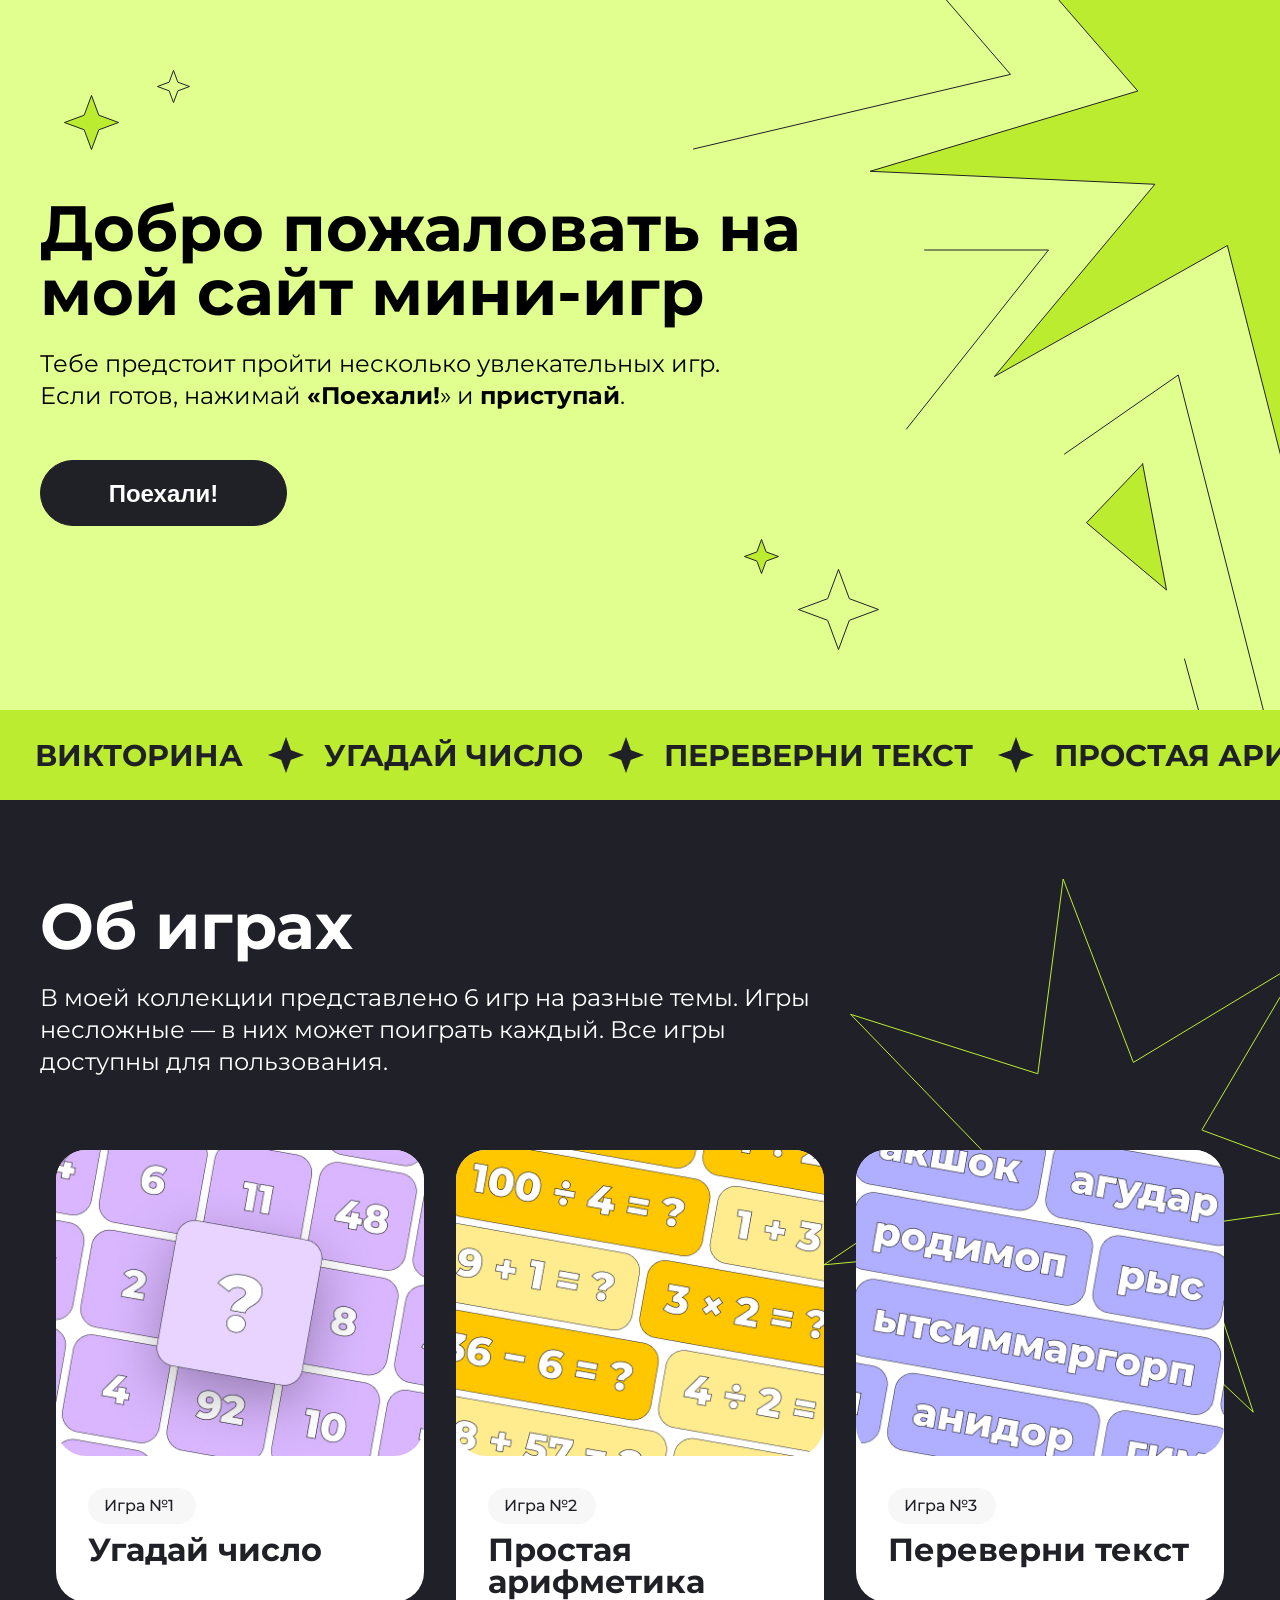
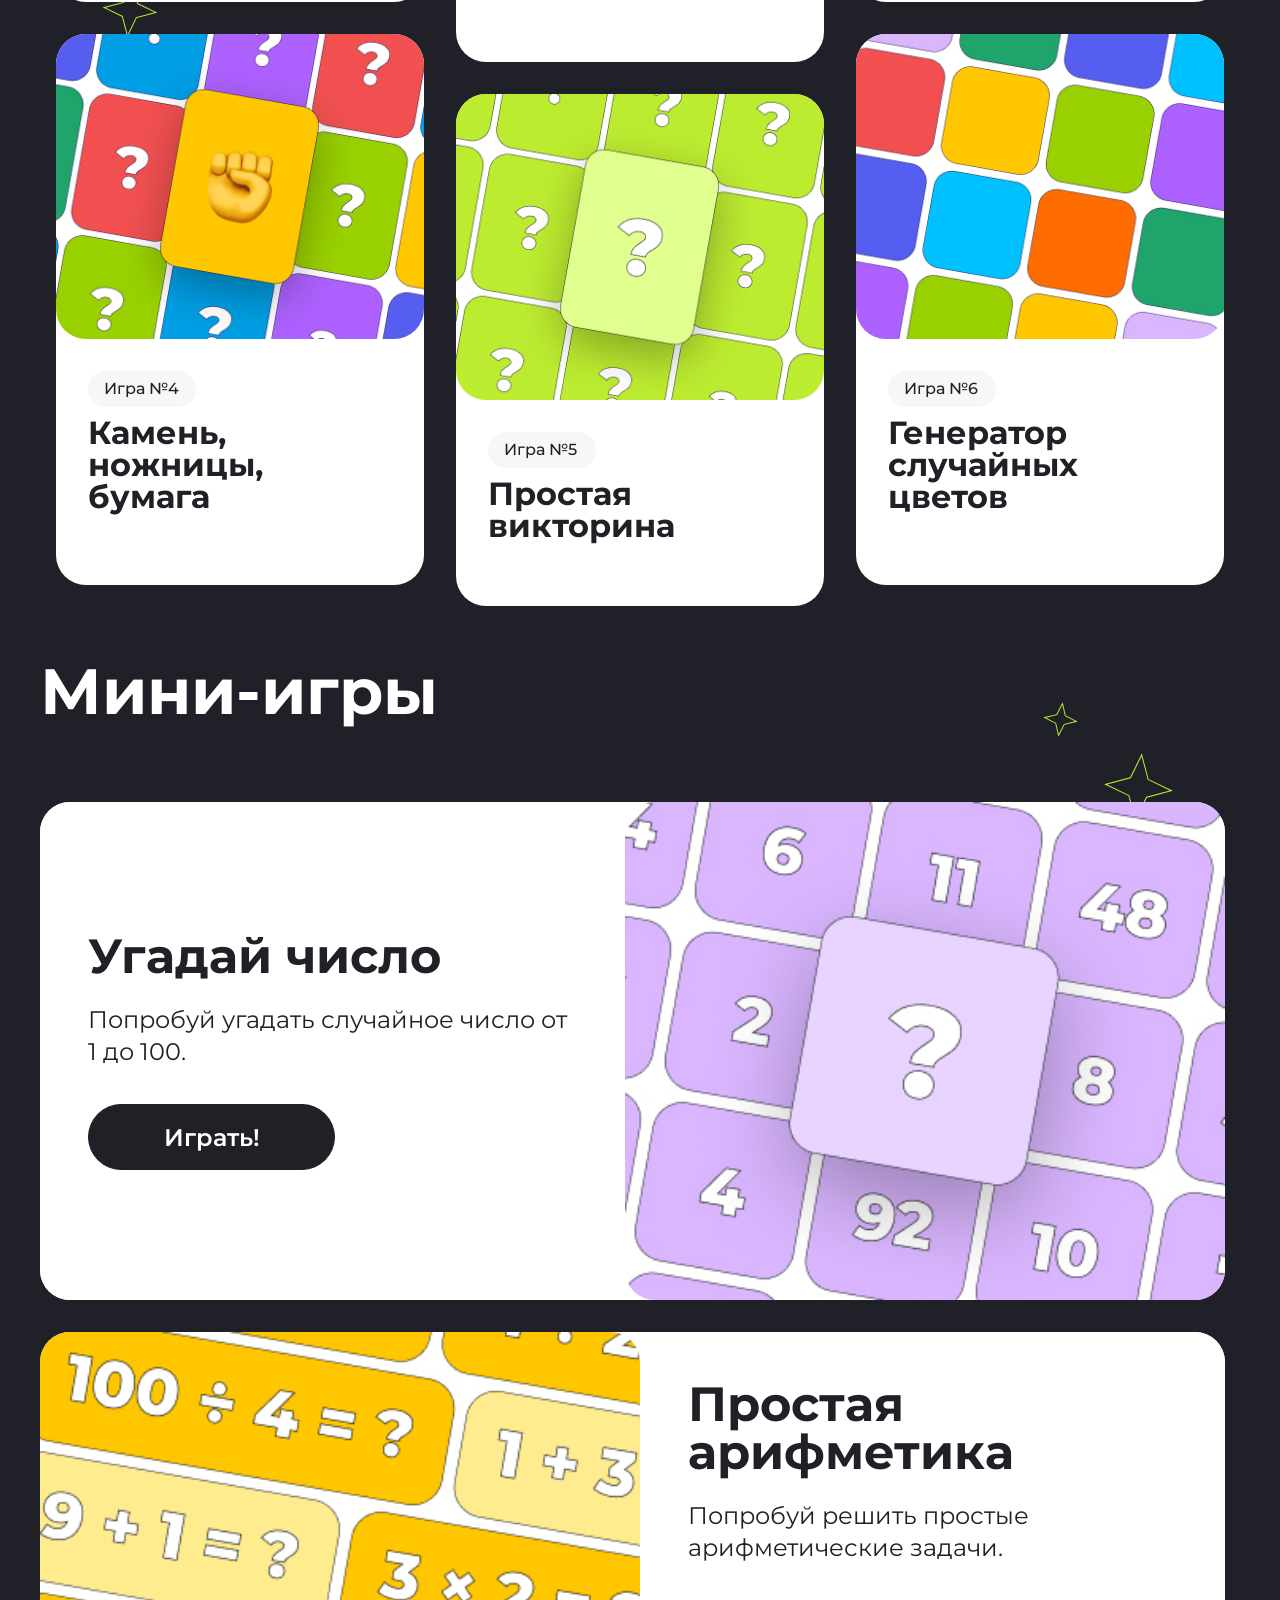
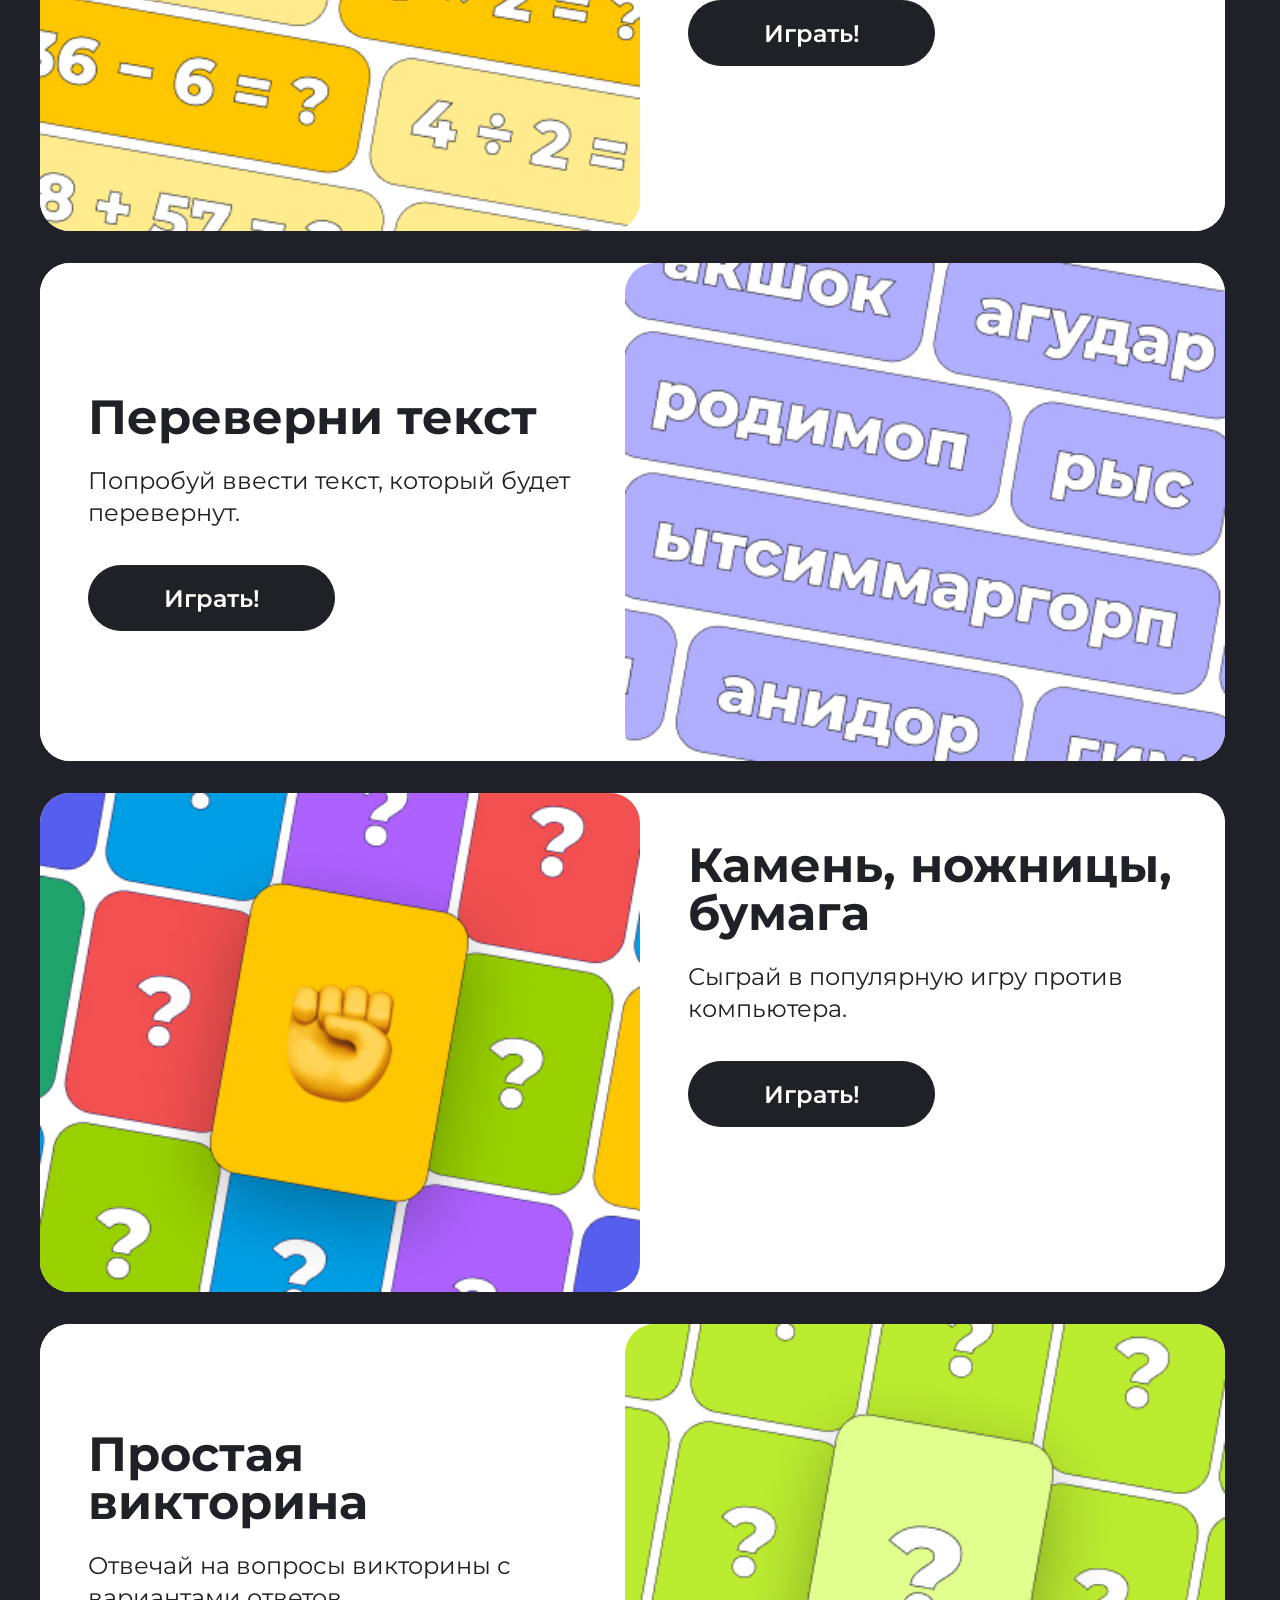
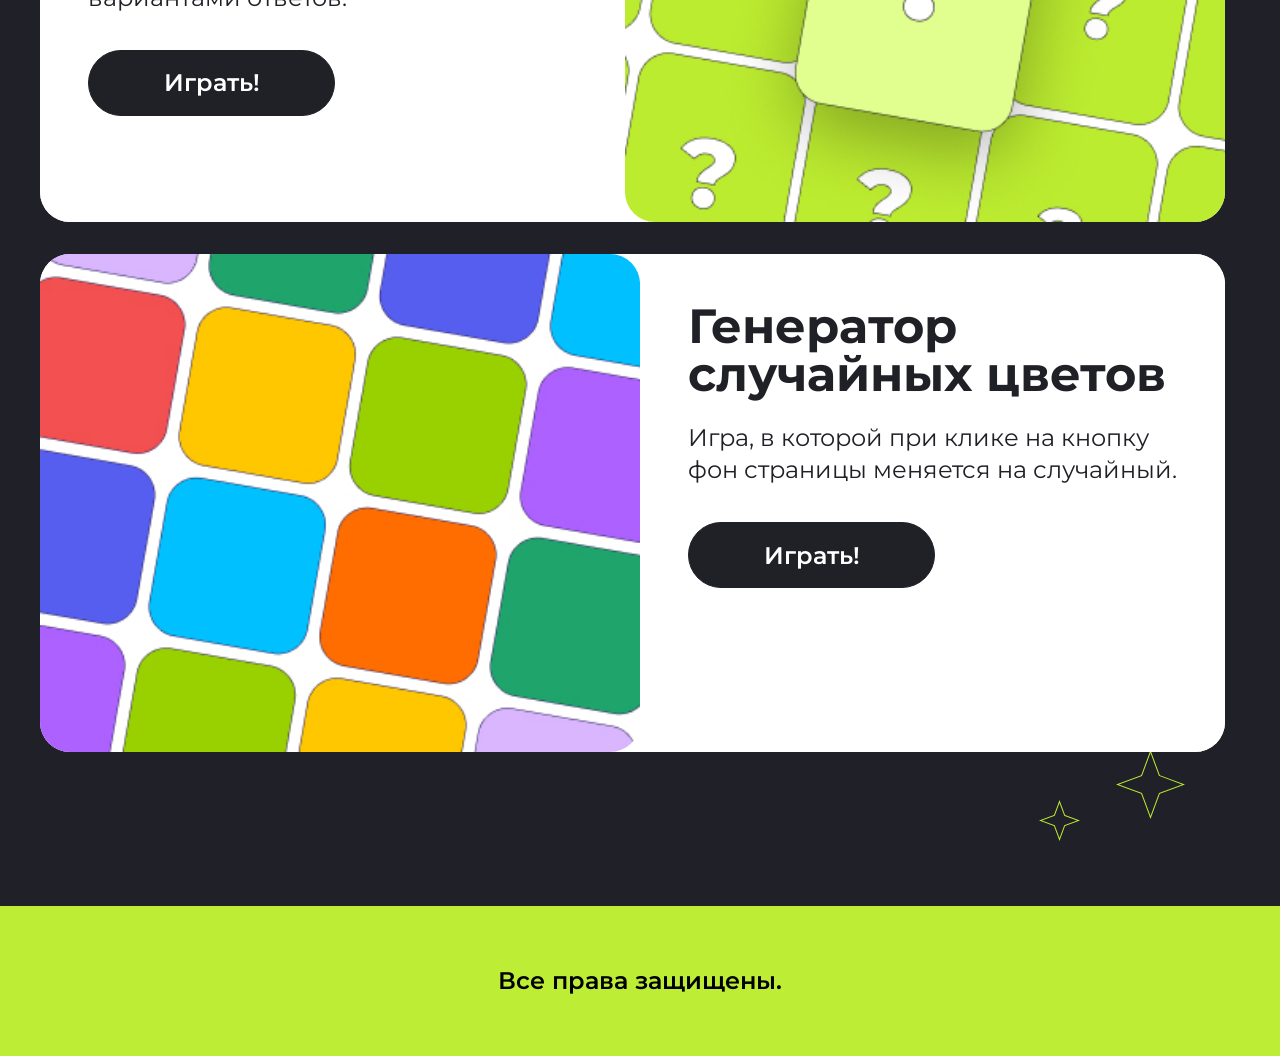
<file: index.html>
<!DOCTYPE html>
<html lang="en">
<head>
    <meta charset="UTF-8">
    <meta name="viewport" content="width=device-width, initial-scale=1.0">
    <title>Homework1</title>
    <link href="https://fonts.googleapis.com/css2?family=Montserrat:ital,wght@0,100..900;1,100..900&display=swap" rel="stylesheet">
    <link rel="stylesheet" href="index.css">
</head>

<body>
<div class="top-navbar">
<section class="top center">
    <div class="top__box-container">
<div class="top__content">
    <h1 class="top__title">Добро пожаловать на мой сайт мини-игр</h1>
    <p class="top__text">Тебе предстоит пройти несколько увлекательных игр. Если готов, нажимай <b>«Поехали!</b>» и <b>приступай</b>.</p>
</div>
<a href="#Allgames" class="top__btn">
    <button class="top-btn top-btn_text">Поехали!</button>
</a>
    </div>

<div class="overflow-hidden">
    <div class="leftstar">
        <img class="bigstar" src="img/leftstar1.svg" alt="">
        <img class="littlestar" src="img/leftstar2.svg" alt="">
    </div>
    <div class="rightstar">
        <img class="bigstar2" src="img/rightstar1.svg" alt="">
        <img class="littlestar2" src="img/rightstar2.svg" alt="">
        <img class="star2" src="img/bigstar1.svg" alt="">
    </div> 
</div>
</section>

    <div class="navbar-container">
        <nav class="navbar">
    <h2 class="navbar__item">викторина</h2>
    <h2 class="navbar__item">угадай число</h2>
    <h2 class="navbar__item">переверни текст</h2>
    <h2 class="navbar__item">простая арифметика</h2>
    <h2 class="navbar__item">камень, ножницы, бумага</h2>
    <h2 class="navbar__item">генератор случайных цветов</h2>
        </nav>
    </div>
</div>

<div class="top2 center">
<div class="top2__content">
    <h2 class="top2__title">Об играх</h2>
    <p class="top2__content top2__content_text">В моей коллекции представлено 6 игр на разные темы. Игры несложные — в них может поиграть каждый.
            Все игры доступны для пользования.</p>

<div class="overflow-hidden">
    <div class="rightstar2">
    <img class="bigstar3" src="img/bigstar2.svg" alt="">
    </div>
    <div class="leftstar2">
    <img class="bigstar4" src="img/leftstar12.svg" alt="">
    <img class="littlestar3" src="img/leftstar11.svg" alt="">
    </div>
</div>

<section  id="Allgames" class="top2-box center">
    <div class="top2-box__content">
      <div class="top2-box__column">
        <a href="#game1" class="top2-box__card">
        <img src="img/picture1.jpg" alt="product" class="top2-box__img">
        <div class="top2-box__box-info">
        <div class="top2-box__info">
        <h3 class="top2-box__title top2-box__title_text">Игра №1</h3>
        <p class="top2-box__description">Угадай число</p>    
        </div>
        </div>
        </a>

        <a href="#game4" class="top2-box__card3">
        <img src="img/picture4.jpg" alt="product" class="top2-box__img">
        <div class="top2-box__box-info">
        <div class="top2-box__info">
        <h3 class="top2-box__title top2-box__title_text">Игра №4</h3>
        <p class="top2-box__description top2-box__description_3">Камень, ножницы, бумага</p>    
        </div>
        </div>
        </a>
      </div>

      <div class="top2-box__column">
        <a href="#game2" class="top2-box__card2">
        <img src="img/picture2.jpg" alt="product" class="top2-box__img">
        <div class="top2-box__box-info">
        <div class="top2-box__info">
        <h3 class="top2-box__title top2-box__title_text">Игра №2</h3>
        <p class="top2-box__description top2-box__description_2">Простая арифметика</p>    
        </div>
        </div>
        </a>

         <a href="#game5" class="top2-box__card2">
        <img src="img/picture5.jpg" alt="product" class="top2-box__img">
        <div class="top2-box__box-info">
        <div class="top2-box__info">
        <h3 class="top2-box__title top2-box__title_text">Игра №5</h3>
        <p class=" top2-box__description top2-box__description_2">Простая викторина</p>    
        </div>
        </div>
        </a>
      </div>

      <div class="top2-box__column top2-box__column_3">
        <a href="#game3" class="top2-box__card">
        <img src="img/picture3.jpg" alt="product" class="top2-box__img">
        <div class="top2-box__box-info">
        <div class="top2-box__info">
        <h3 class="top2-box__title top2-box__title_text">Игра №3</h3>
        <p class="top2-box__description">Переверни текст</p>    
        </div>
        </div>
        </a>

        <a href="#game6" class="top2-box__card3">
        <img src="img/picture6.jpg" alt="product" class="top2-box__img">
        <div class="top2-box__box-info">
        <div class="top2-box__info">
        <h3 class="top2-box__title top2-box__title_text">Игра №6</h3>
        <p class="top2-box__description top2-box__description_3">Генератор случайных цветов</p>    
        </div>
        </div>
        </a>  
      </div>
    </div>   
</section>  
</div>  
</div>

<div class="top3 center">
<div class="top3__content">
<h3 class="top3__title">Мини-игры</h3>

<div class="overflow-hidden2">
    <div class="rightstar3">
    <img class="bigstar5" src="img/rightstar6.svg" alt="">
    <img class="littlestar4" src="img/rightstar7.svg" alt=""> 
    <img class="bigstar6" src="img/rightstar8.svg" alt="">
    <img class="littlestar5" src="img/rightstar9.svg" alt="">   
    </div>
</div>

<section id="background" class="top3-box center">
    <div class="top3-box__content">

        <article class="top3-box__card4">
        <img src="img/picture1.jpg" alt="product" class="top3-box__img">
        <div class="top3-box__box-info">
        <div class="top3-box__info">
        <h3 id="game1" class="top3-box__subtitle">Угадай число</h3>
        <p class="top3-box__description">Попробуй угадать случайное число от 1 до 100.</p> 
        <button class="top3-box__btn" onclick="startGame1()">Играть!</button>
        </div>
        </div>
        </article>

        <article class="top3-box__card5">
        <img src="img/picture2.jpg" alt="product" class="top3-box__img">
        <div class="top3-box__box-info2">
        <div class="top3-box__info2">
        <h3 id="game2" class="top3-box__subtitle">Простая арифметика</h3>
        <p class="top3-box__description">Попробуй решить простые арифметические задачи.</p> 
        <button class="top3-box__btn" onclick="startGame2()">Играть!</button> 
        </div>
        </div>
        </article>

        <article class="top3-box__card4">
        <img src="img/picture3.jpg" alt="product" class="top3-box__img">
        <div class="top3-box__box-info">
        <div class="top3-box__info">  
        <h3 id="game3" class="top3-box__subtitle">Переверни текст</h3>
        <p class="top3-box__description">Попробуй ввести текст, который будет перевернут.</p> 
        <button class="top3-box__btn" onclick="startGame3()">Играть!</button>
        </div> 
        </div>
        </article>

        <article class="top3-box__card5">
        <img src="img/picture4.jpg" alt="product" class="top3-box__img">
        <div class="top3-box__box-info2">
        <div class="top3-box__info2">  
        <h3 id="game4" class="top3-box__subtitle">Камень, ножницы, бумага</h3>
        <p class="top3-box__description">Сыграй в популярную игру против компьютера.</p> 
        <button class="top3-box__btn" onclick="startGame4()">Играть!</button> 
        </div> 
        </div>
        </article>

        <article class="top3-box__card4">
        <img src="img/picture5.jpg" alt="product" class="top3-box__img">
        <div class="top3-box__box-info">
        <div class="top3-box__info">
        <h3 id="game5" class="top3-box__subtitle">Простая викторина</h3>
        <p class="top3-box__description">Отвечай на вопросы викторины с вариантами ответов.</p> 
        <button class="top3-box__btn" onclick="startGame5()">Играть!</button> 
        </div>
        </div>
        </article>

        <article class="top3-box__card5">
        <img src="img/picture6.jpg" alt="product" class="top3-box__img">
        <div class="top3-box__box-info2">
        <div class="top3-box__info2"> 
        <h3 id="game6" class="top3-box__subtitle">Генератор случайных цветов</h3>
        <p class="top3-box__description">Игра, в которой при клике на кнопку фон страницы меняется на случайный.</p> 
        <button class="top3-box__btn" onclick="startGame6()">Играть!</button> 
        </div>
        </div>
        </article>
    </div>
</section>
</div>
</div> 

<div class="top4 center">
    <div class="top4__content">
    <p class="top4__content top4__content_text">Все права защищены.</p>
    </div>
</div>

<script src="games.js"></script>
<script src="sroll.js"></script>

</body>
</html>
</file>
<file: index.css>
* {
  margin: 0;
  padding: 0;
}

body {
  font-family: "Montserrat", serif;
  font-optical-sizing: auto;
  font-style: normal;
}

.center {
  padding-left: calc(50% - 600px);
  padding-right: calc(50% - 600px);
}

.top {
  background-repeat: no-repeat;
  background-position: center;
  background-size: cover;
}
.top__box-container {
  padding-top: 196px;
}
.top__title {
  font-family: Montserrat;
  font-weight: 700;
  font-size: 64px;
  line-height: 100%;
  max-width: 769px;
  margin-bottom: 24px;
}
.top__text {
  font-weight: 400;
  font-size: 24px;
  line-height: 32px;
  width: 720px;
  height: 64px;
  margin-bottom: 48px;
}

.top__btn {
  text-decoration: none;
}

.top-btn {
  width: 247px;
  height: 66px;
  border: 1px solid #202027;
  border-radius: 60px;
  background: rgb(32, 32, 39);
}
.top-btn_text {
  color: rgb(255, 255, 255);
  font-size: 24px;
  font-weight: 600;
  line-height: 29px;
  text-align: center;
}
.top-btn:hover {
  background: rgb(255, 255, 255);
  color: rgb(0, 0, 0);
}

.top-navbar {
  display: flex;
  flex-direction: column;
  min-height: 800px;
  background: #E1FF8F;
  overflow: hidden;
}

.navbar-container {
  width: 100%;
  overflow: hidden;
  margin-top: auto;
}

.navbar {
  background-color: rgb(188, 236, 48);
  height: 90px;
  width: 3220px;
  display: flex;
  flex-direction: row;
  align-items: center;
  background-repeat: no-repeat;
  gap: 51px;
  margin-top: auto;
  flex-wrap: wrap;
  position: relative;
  padding: 0 20px;
  animation: scroll-left 12s linear infinite;
  white-space: nowrap;
}
.navbar__item {
  color: rgb(32, 32, 39);
  font-family: Montserrat;
  font-size: 30px;
  font-weight: 700;
  line-height: 110%;
  text-align: left;
  text-transform: uppercase;
  position: relative;
  display: inline-block;
  padding: 0 15px;
}
.navbar__item:not(:last-child)::after {
  content: "";
  position: absolute;
  right: -46px;
  top: 50%;
  transform: translateY(-50%);
  width: 36px;
  height: 36px;
  background-image: url(img/Starnavbar.png);
  background-size: contain;
  background-repeat: no-repeat;
  background-position: center;
}

@keyframes scroll-left {
  0% {
    transform: translateX(0);
  }
  100% {
    transform: translateX(calc(-100% + 100vw));
  }
}
.bigstar {
  position: absolute;
  opacity: 1;
  top: 94px;
  left: 63px;
  border-width: 1px;
}

.littlestar {
  position: absolute;
  opacity: 1;
  top: 69px;
  left: 156px;
  border-width: 1px;
}

.bigstar2 {
  position: absolute;
  opacity: 1;
  top: 568px;
  right: 400px;
  border-width: 1px;
}

.littlestar2 {
  position: absolute;
  opacity: 1;
  top: 538px;
  right: 500px;
  border-width: 1px;
}

.star2 {
  position: absolute;
  top: -4px;
  right: 0px;
  border-width: 1px;
}

.overflow-hidden-mob {
  display: none;
}

.top2 {
  background-image: url(img/top2.jpg);
  background-repeat: no-repeat;
  background-position: center;
  background-size: cover;
}
.top2__content {
  max-width: 1201px;
  display: grid;
}
.top2__title {
  margin-top: 94px;
  font-weight: 700;
  font-size: 64px;
  line-height: 100%;
  color: #FFFFFF;
  margin-bottom: 24px;
}
.top2__content_text {
  font-weight: 400;
  font-size: 24px;
  line-height: 32px;
  color: #FFFFFF;
  width: 788px;
  margin-bottom: 72px;
}

.top2-box__content {
  display: flex;
  justify-content: center;
  flex-wrap: wrap;
  -moz-column-gap: 32px;
       column-gap: 32px;
}

.top2-box__column {
  display: flex;
  flex-direction: column;
  gap: 32px;
  flex: 1;
  max-width: calc(33.333% - 32px);
}

.top2-box__card {
  background: rgb(255, 255, 255);
  display: flex;
  flex-direction: column;
  position: relative;
  border-top-left-radius: 30px;
  border-top-right-radius: 30px;
  border-bottom-left-radius: 30px;
  border-bottom-right-radius: 30px;
  transition: transform 0.5s;
  text-decoration: none;
}

.top2-box__card:hover {
  transform: scale(1.1);
}

.top2-box__img {
  border-radius: 30px;
}

.top2-box__box-info {
  display: flex;
  flex-direction: column;
  justify-content: center;
  padding-left: 32px;
  padding-right: 32px;
  padding-top: 32px;
  padding-bottom: 36px;
}

.top2-box__info {
  gap: 10px;
  display: flex;
  flex-direction: column;
  flex-wrap: wrap;
}

.top2-box__title {
  background: #F7F7F7;
  font-weight: 500;
  font-size: 16px;
  padding-left: 16px;
  padding-right: 16px;
  padding-top: 8px;
  padding-bottom: 10px;
  border-radius: 52.58px;
  color: rgb(32, 32, 39);
}

.top2-box__title_text {
  width: 76px;
  height: 18px;
}

.top2-box__description {
  font-weight: 700;
  font-size: 32px;
  line-height: 100%;
  color: rgb(32, 32, 39);
}

.top2-box__card2 {
  background: rgb(255, 255, 255);
  height: 512px;
  display: flex;
  flex-direction: column;
  position: relative;
  border-top-left-radius: 30px;
  border-top-right-radius: 30px;
  border-bottom-left-radius: 30px;
  border-bottom-right-radius: 30px;
  transition: transform 0.5s;
  text-decoration: none;
}

.top2-box__card2:hover {
  transform: scale(1.1);
}

.top2-box__card3 {
  background: rgb(255, 255, 255);
  height: 551px;
  display: flex;
  flex-direction: column;
  position: relative;
  border-top-left-radius: 30px;
  border-top-right-radius: 30px;
  border-bottom-left-radius: 30px;
  border-bottom-right-radius: 30px;
  transition: transform 0.5s;
  text-decoration: none;
}

.top2-box__card3:hover {
  transform: scale(1.1);
}

.top2-box__description_2 {
  max-width: 78px;
}

.top2-box__description_3 {
  max-width: 117px;
}

.bigstar3 {
  position: absolute;
  box-sizing: border-box;
  top: 877px;
  right: 0px;
}

.bigstar4 {
  position: absolute;
  opacity: 1;
  top: 1580px;
  left: 100px;
  border-width: 1px;
}

.littlestar3 {
  position: absolute;
  opacity: 1;
  top: 1550px;
  left: 70px;
  border-width: 1px;
}

.top3 {
  height: 3500px;
  background-image: url(img/top3.jpg);
  background-repeat: no-repeat;
  background-position: center;
  background-size: cover;
}
.top3__content {
  display: grid;
}
.top3__title {
  margin-top: 46px;
  font-weight: 700;
  font-size: 64px;
  color: #FFFFFF;
  margin-bottom: 72px;
}

.bigstar5 {
  position: absolute;
  opacity: 1;
  top: 2350px;
  right: 104px;
  border-width: 1px;
}

.littlestar4 {
  position: absolute;
  opacity: 1;
  top: 2300px;
  right: 200px;
  border-width: 1px;
}

.bigstar6 {
  position: absolute;
  opacity: 1;
  top: 5550px;
  right: 95px;
  border-width: 1px;
}

.littlestar5 {
  position: absolute;
  opacity: 1;
  top: 5600px;
  right: 200px;
  border-width: 1px;
}

.top3-box__content {
  display: flex;
  flex-wrap: wrap;
  row-gap: 32px;
}

.top3-box__card4 {
  background: rgb(255, 255, 255);
  display: flex;
  flex-direction: row-reverse;
  position: relative;
  border-bottom-left-radius: 30px;
  border-top-left-radius: 30px;
  border-bottom-right-radius: 30px;
  border-top-right-radius: 30px;
}

.top3-box__img {
  border-radius: 30px;
  width: 600px;
}

.top3-box__box-info {
  max-width: 489px;
  background: #FFFFFF;
  display: flex;
  flex-direction: column;
  justify-content: center;
  padding-left: 48px;
  padding-right: 48px;
  padding-top: 48px;
  padding-bottom: 48px;
  border-top-left-radius: 30px;
  border-bottom-left-radius: 30px;
}

.top3-box__info {
  display: flex;
  flex-direction: column;
  flex-wrap: wrap;
}

.top3-box__subtitle {
  color: rgb(32, 32, 39);
  font-size: 48px;
  font-weight: 700;
  line-height: 100%;
  margin-bottom: 24px;
}

.top3-box__description {
  color: rgb(32, 32, 39);
  font-size: 24px;
  font-weight: 400;
  line-height: 32px;
  margin-bottom: 36px;
}

.top3-box__btn {
  width: 247px;
  height: 66px;
  border: 1px solid #202027;
  border-radius: 60px;
  background: rgb(32, 32, 39);
  color: rgb(255, 255, 255);
  font-size: 24px;
  font-weight: 600;
  font-family: Montserrat;
}

.top3-box__btn:hover {
  background: rgb(255, 255, 255);
  color: rgb(0, 0, 0);
}

.top3-box__card5 {
  background: rgb(255, 255, 255);
  display: flex;
  flex-direction: row;
  position: relative;
  border-bottom-right-radius: 30px;
  border-top-right-radius: 30px;
  border-bottom-left-radius: 30px;
  border-top-left-radius: 30px;
}

.top3-box__box-info2 {
  max-width: 489px;
  background: #FFFFFF;
  display: flex;
  flex-direction: column;
  padding-left: 48px;
  padding-right: 48px;
  padding-top: 48px;
  padding-bottom: 48px;
  border-top-right-radius: 30px;
  border-bottom-right-radius: 30px;
}

.top3-box__info2 {
  display: flex;
  flex-direction: column;
  flex-wrap: wrap;
}

.top4 {
  height: 150px;
  background-image: url(img/top4.jpg);
  background-repeat: no-repeat;
  background-position: center;
  background-size: cover;
}
.top4__content_text {
  padding-top: 60px;
  font-weight: 600;
  font-size: 24px;
  text-align: center;
}

@media (max-width: 1024px) {
  .center {
    padding-left: calc(50% - 393px);
    padding-right: calc(50% - 393px);
  }
  .star2 {
    display: none;
  }
  .top {
    background-image: url(img/tabbigstar4.svg);
    background-position: right 0px;
    background-size: inherit;
    background-color: #E1FF8F;
  }
  .top__box-container {
    padding-top: 166px;
  }
  .top__title {
    max-width: 569px;
    text-align: center;
  }
  .littlestar2 {
    right: 156px;
  }
  .bigstar2 {
    right: 63px;
  }
  .top2__title {
    margin-top: 64px;
  }
  .top2-box__content {
    flex-wrap: wrap;
  }
  .top2-box__column {
    max-width: calc(50% - 28px);
  }
  .top2-box__column_3 {
    display: flex;
    flex-direction: row;
    justify-content: center;
  }
  .bigstar3 {
    display: none;
  }
  .bigstar4 {
    display: none;
  }
  .littlestar3 {
    display: none;
  }
  .top3 {
    height: 3100px;
  }
  .top3-box__content {
    flex-direction: row-reverse;
    row-gap: 28px;
  }
  .top3-box__img {
    width: 400px;
  }
  .top3-box__box-info {
    max-width: 300px;
  }
  .top3-box__box-info2 {
    max-width: 300px;
  }
  .bigstar5 {
    display: none;
  }
  .littlestar4 {
    display: none;
  }
  .bigstar6 {
    display: none;
  }
  .littlestar5 {
    display: none;
  }
}
@media (min-width: 768px) and (max-width: 833px) {
  .center {
    padding-left: 24px;
    padding-right: 24px;
  }
}
@media (max-width: 767px) {
  .center {
    padding-left: calc(50% - 171px);
    padding-right: calc(50% - 171px);
  }
  .top {
    height: 700px;
    background-image: url(img/mobbigstar3.svg);
    background-position: right 0px;
    background-size: inherit;
    background-color: #E1FF8F;
  }
  .top__box-container {
    padding-top: 147px;
    display: flex;
    flex-direction: column;
    flex-wrap: wrap;
    align-items: center;
  }
  .top__title {
    color: rgb(32, 32, 39);
    font-size: 40px;
    font-weight: 700;
    text-align: center;
    max-width: 262px;
    padding-left: 17px;
    padding-right: 17px;
  }
  .top__text {
    font-size: 16px;
    font-weight: 400;
    line-height: 100%;
    text-align: center;
    width: 296px;
    height: 60px;
    margin-bottom: 36px;
  }
  .top-btn {
    box-sizing: border-box;
    border: 1px solid rgb(32, 32, 39);
    border-radius: 60px;
    background: rgb(32, 32, 39);
    width: 285px;
    height: 55px;
    padding-top: 16px;
    padding-bottom: 16px;
    padding-left: 28px;
    padding-right: 28px;
    display: flex;
    flex-wrap: wrap;
    align-content: center;
    justify-content: center;
  }
  .top-btn_text {
    font-size: 16px;
    font-family: Montserrat;
  }
  .bigstar {
    width: 35px;
    height: 35px;
    top: 97px;
    left: 37px;
  }
  .littlestar {
    width: 21px;
    height: 21px;
    top: 64px;
    left: 91px;
  }
  .bigstar2 {
    width: 39px;
    height: 41px;
    right: 34px;
  }
  .littlestar2 {
    width: 18px;
    height: 18px;
    right: 86px;
  }
  .star2 {
    display: none;
  }
  .bigstar3 {
    display: none;
  }
  .overflow-hidden2 {
    display: none;
  }
  .top2 {
    display: none;
  }
  .top3 {
    height: 3740px;
  }
  .top3__title {
    color: rgb(255, 255, 255);
    font-size: 40px;
    font-weight: 700;
    text-align: left;
    margin-top: 48px;
    margin-bottom: 48px;
    height: 48px;
  }
  .top3-box__content {
    row-gap: 24px;
  }
  .top3-box__card4 {
    display: flex;
    flex-direction: column;
  }
  .top3-box__img {
    width: 343px;
  }
  .top3-box__box-info {
    padding-left: 29px;
    padding-right: 29px;
    padding-top: 29px;
    padding-bottom: 32px;
    border-bottom-left-radius: 27px;
    border-bottom-right-radius: 27px;
  }
  .top3-box__subtitle {
    color: rgb(32, 32, 39);
    font-size: 32px;
    font-weight: 700;
    line-height: 100%;
    text-align: left;
    width: 249px;
  }
  .top3-box__description {
    color: rgb(0, 0, 0);
    font-size: 16px;
    font-weight: 400;
    line-height: 100%;
    text-align: left;
    width: 240px;
  }
  .top3-box__btn {
    width: 285px;
    height: 55px;
    font-size: 16px;
    font-family: Montserrat;
  }
  .top3-box__btn:hover {
    display: none;
  }
  .top3-box__card5 {
    display: flex;
    flex-direction: column;
  }
  .top3-box__box-info2 {
    padding-left: 29px;
    padding-right: 29px;
    padding-top: 29px;
    padding-bottom: 32px;
    border-bottom-left-radius: 27px;
    border-bottom-right-radius: 27px;
    border-top-left-radius: 0;
  }
  .top4 {
    height: 100px;
  }
  .top4__content_text {
    font-size: 16px;
    padding-top: 40px;
  }
}/*# sourceMappingURL=index.css.map */
</file>
